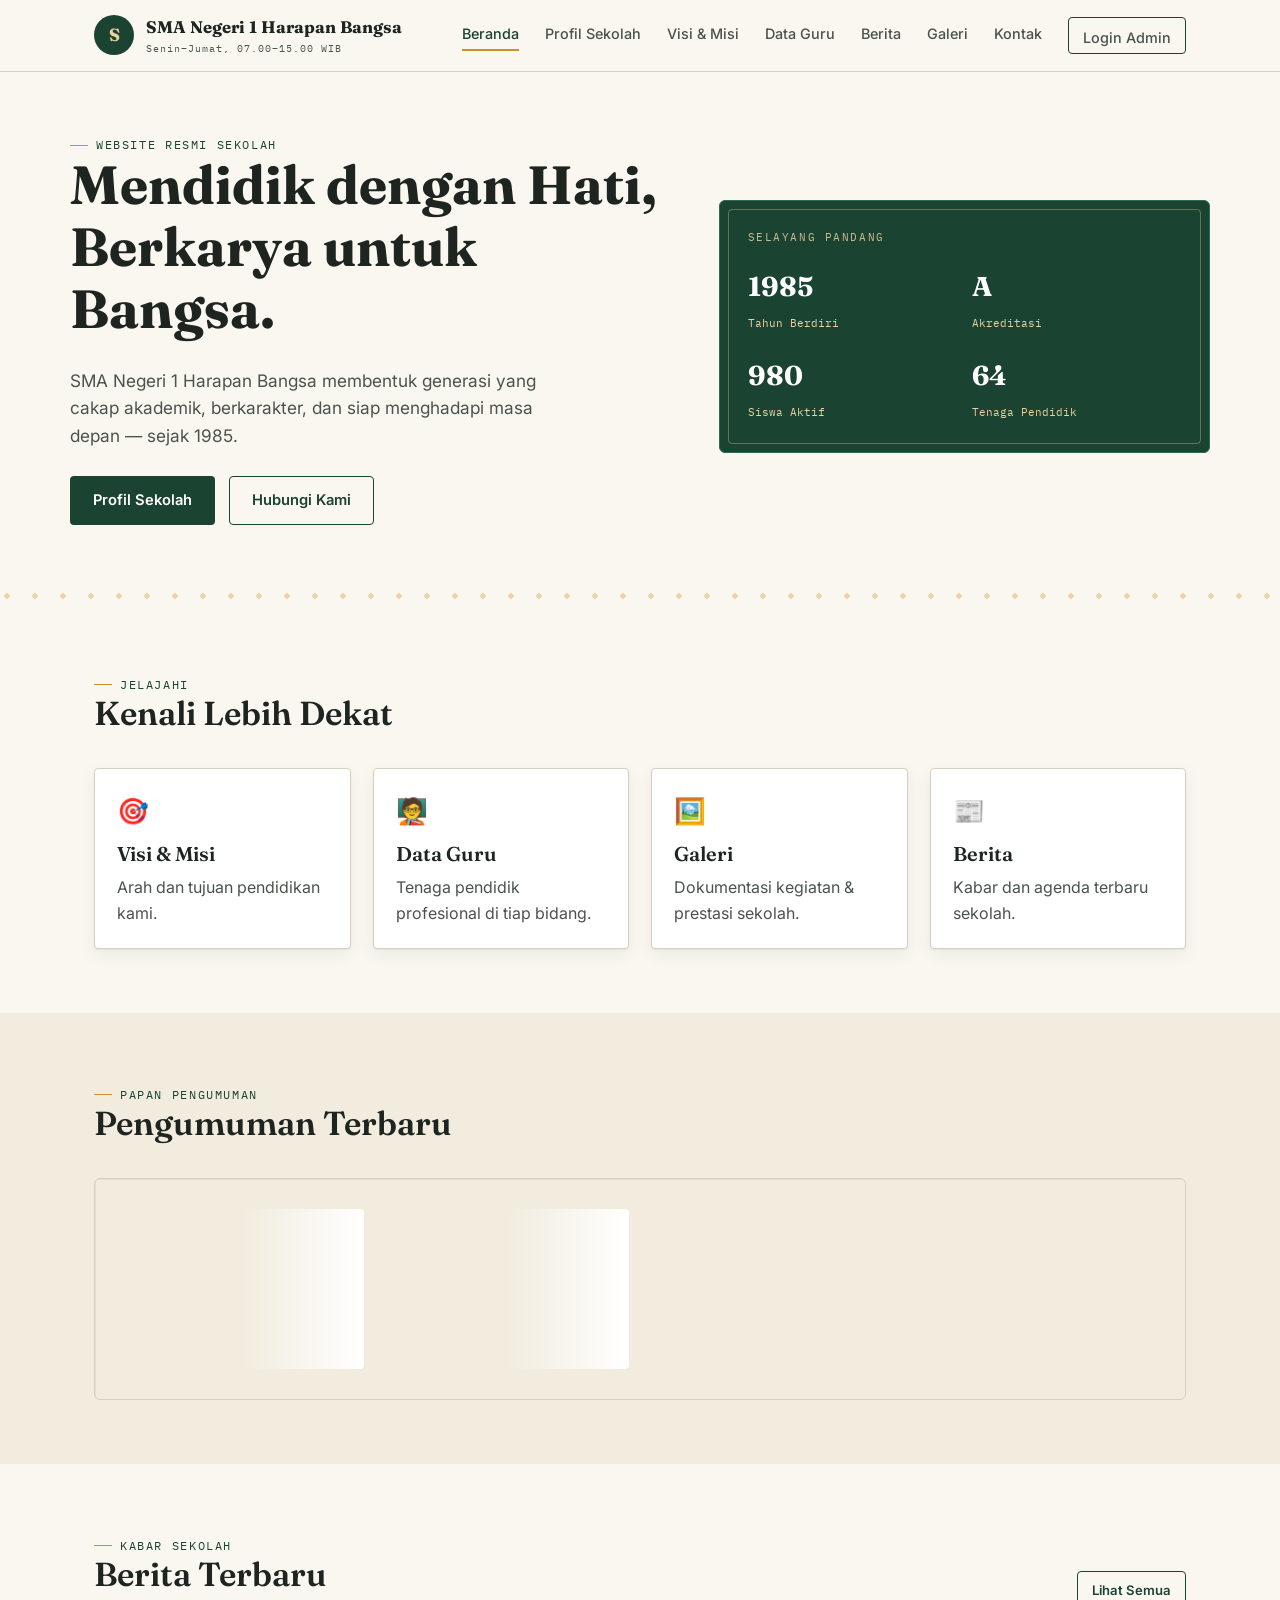
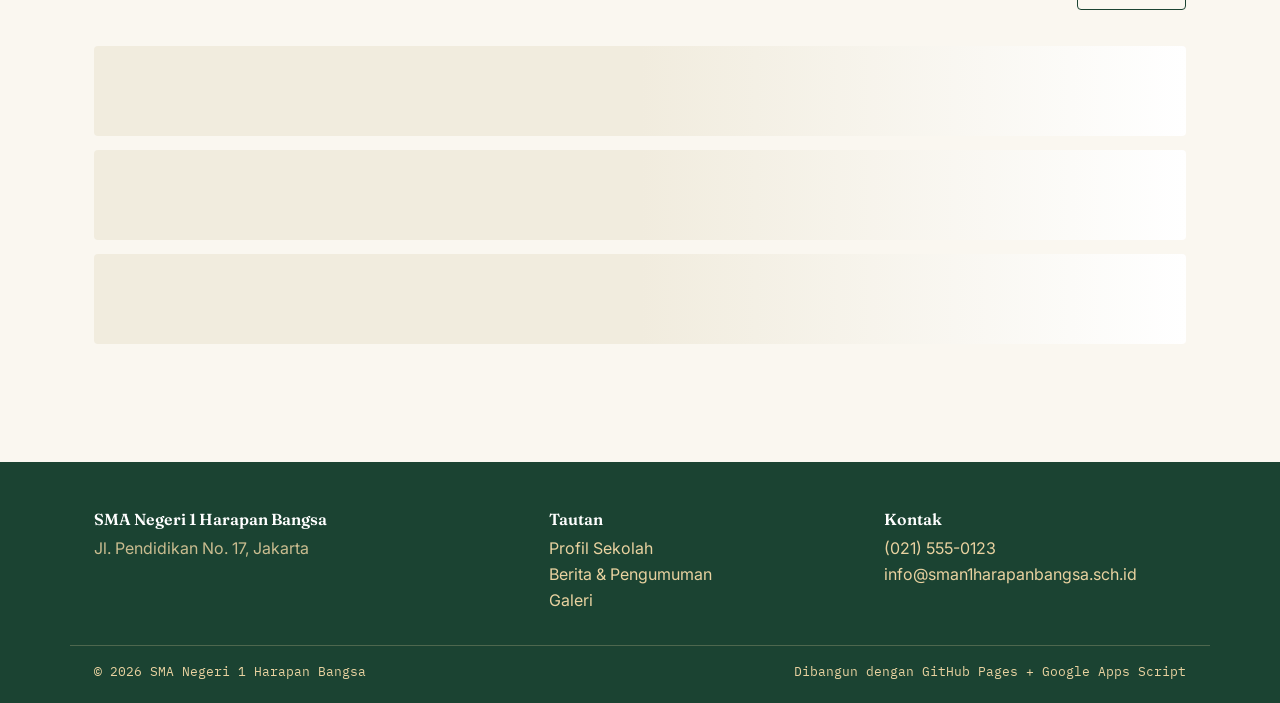
<file: index.html>
<!DOCTYPE html>
<html lang="id">
<head>
<meta charset="UTF-8">
<meta name="viewport" content="width=device-width, initial-scale=1.0">
<title>Beranda — SMA Negeri 1 Harapan Bangsa</title>
<meta name="description" content="Website resmi SMA Negeri 1 Harapan Bangsa: profil, visi misi, data guru, berita, pengumuman, dan galeri sekolah.">
<link rel="stylesheet" href="css/style.css">
</head>
<body>

<div id="site-header"></div>

<section class="hero container">
  <div>
    <span class="eyebrow">Website Resmi Sekolah</span>
    <h1>Mendidik dengan Hati, Berkarya untuk Bangsa.</h1>
    <p class="hero__tagline">SMA Negeri 1 Harapan Bangsa membentuk generasi yang cakap akademik, berkarakter, dan siap menghadapi masa depan — sejak 1985.</p>
    <div class="hero__cta">
      <a href="profil.html" class="btn btn--primary">Profil Sekolah</a>
      <a href="kontak.html" class="btn btn--ghost">Hubungi Kami</a>
    </div>
  </div>
  <div class="plaque">
    <div class="plaque__title">Selayang Pandang</div>
    <div class="plaque__grid">
      <div class="plaque__stat"><b>1985</b><span>Tahun Berdiri</span></div>
      <div class="plaque__stat"><b>A</b><span>Akreditasi</span></div>
      <div class="plaque__stat"><b>980</b><span>Siswa Aktif</span></div>
      <div class="plaque__stat"><b>64</b><span>Tenaga Pendidik</span></div>
    </div>
  </div>
</section>

<div class="batik-divider"></div>

<section class="section">
  <div class="container">
    <div class="section-head">
      <span class="eyebrow">Jelajahi</span>
      <h2>Kenali Lebih Dekat</h2>
    </div>
    <div class="grid grid--4">
      <a href="visi-misi.html" class="card card--link">
        <div class="card__icon">🎯</div>
        <h3>Visi & Misi</h3>
        <p style="margin:0;">Arah dan tujuan pendidikan kami.</p>
      </a>
      <a href="guru.html" class="card card--link">
        <div class="card__icon">🧑‍🏫</div>
        <h3>Data Guru</h3>
        <p style="margin:0;">Tenaga pendidik profesional di tiap bidang.</p>
      </a>
      <a href="galeri.html" class="card card--link">
        <div class="card__icon">🖼️</div>
        <h3>Galeri</h3>
        <p style="margin:0;">Dokumentasi kegiatan & prestasi sekolah.</p>
      </a>
      <a href="berita.html" class="card card--link">
        <div class="card__icon">📰</div>
        <h3>Berita</h3>
        <p style="margin:0;">Kabar dan agenda terbaru sekolah.</p>
      </a>
    </div>
  </div>
</section>

<section class="section section--alt">
  <div class="container">
    <div class="section-head">
      <span class="eyebrow">Papan Pengumuman</span>
      <h2>Pengumuman Terbaru</h2>
    </div>
    <div class="pinboard">
      <div class="grid grid--4" id="pengumumanList"></div>
    </div>
  </div>
</section>

<section class="section">
  <div class="container">
    <div class="section-head" style="display:flex; align-items:flex-end; justify-content:space-between; width:100%; max-width:none;">
      <div>
        <span class="eyebrow">Kabar Sekolah</span>
        <h2>Berita Terbaru</h2>
      </div>
      <a href="berita.html" class="btn btn--ghost btn--sm">Lihat Semua</a>
    </div>
    <div id="beritaList"></div>
  </div>
</section>

<div id="site-footer"></div>

<script src="js/config.js"></script>
<script src="js/api.js"></script>
<script src="js/layout.js"></script>
<script src="js/main.js"></script>
<script>
  Layout.renderHeader('beranda');
  Layout.renderFooter();
  renderPengumuman(document.getElementById('pengumumanList'), 4);
  renderBerita(document.getElementById('beritaList'), 3);
</script>
</body>
</html>
</file>
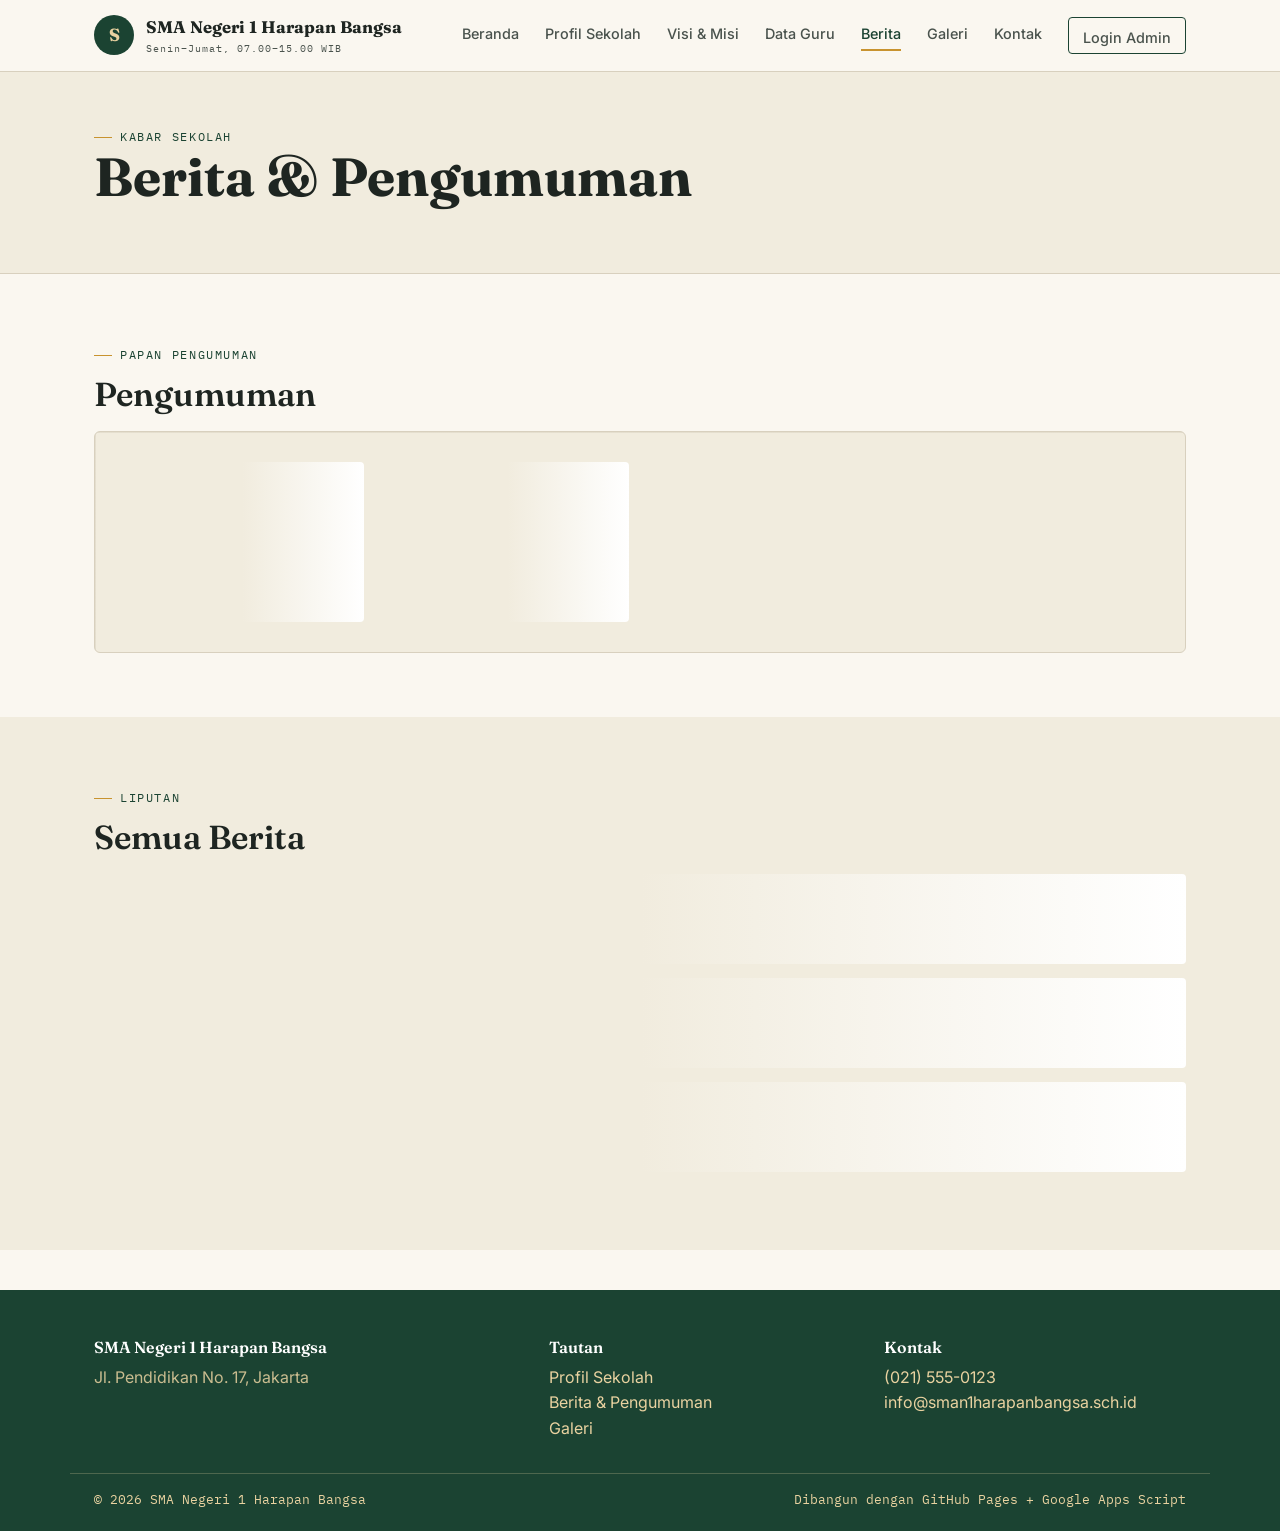
<file: berita.html>
<!DOCTYPE html>
<html lang="id">
<head>
<meta charset="UTF-8">
<meta name="viewport" content="width=device-width, initial-scale=1.0">
<title>Berita & Pengumuman — SMA Negeri 1 Harapan Bangsa</title>
<link rel="stylesheet" href="css/style.css">
</head>
<body>

<div id="site-header"></div>

<header class="page-header">
  <div class="container">
    <span class="eyebrow">Kabar Sekolah</span>
    <h1>Berita & Pengumuman</h1>
  </div>
</header>

<section class="section">
  <div class="container">
    <span class="eyebrow">Papan Pengumuman</span>
    <h2 style="margin-top:10px;">Pengumuman</h2>
    <div class="pinboard" style="margin-top:18px;">
      <div class="grid grid--4" id="pengumumanList"></div>
    </div>
  </div>
</section>

<section class="section section--alt">
  <div class="container">
    <span class="eyebrow">Liputan</span>
    <h2 style="margin-top:10px;">Semua Berita</h2>
    <div id="beritaList" style="margin-top:18px;"></div>
  </div>
</section>

<div id="site-footer"></div>

<script src="js/config.js"></script>
<script src="js/api.js"></script>
<script src="js/layout.js"></script>
<script src="js/main.js"></script>
<script>
  Layout.renderHeader('berita');
  Layout.renderFooter();
  renderPengumuman(document.getElementById('pengumumanList'), 8);
  renderBerita(document.getElementById('beritaList'), 50);
</script>
</body>
</html>
</file>
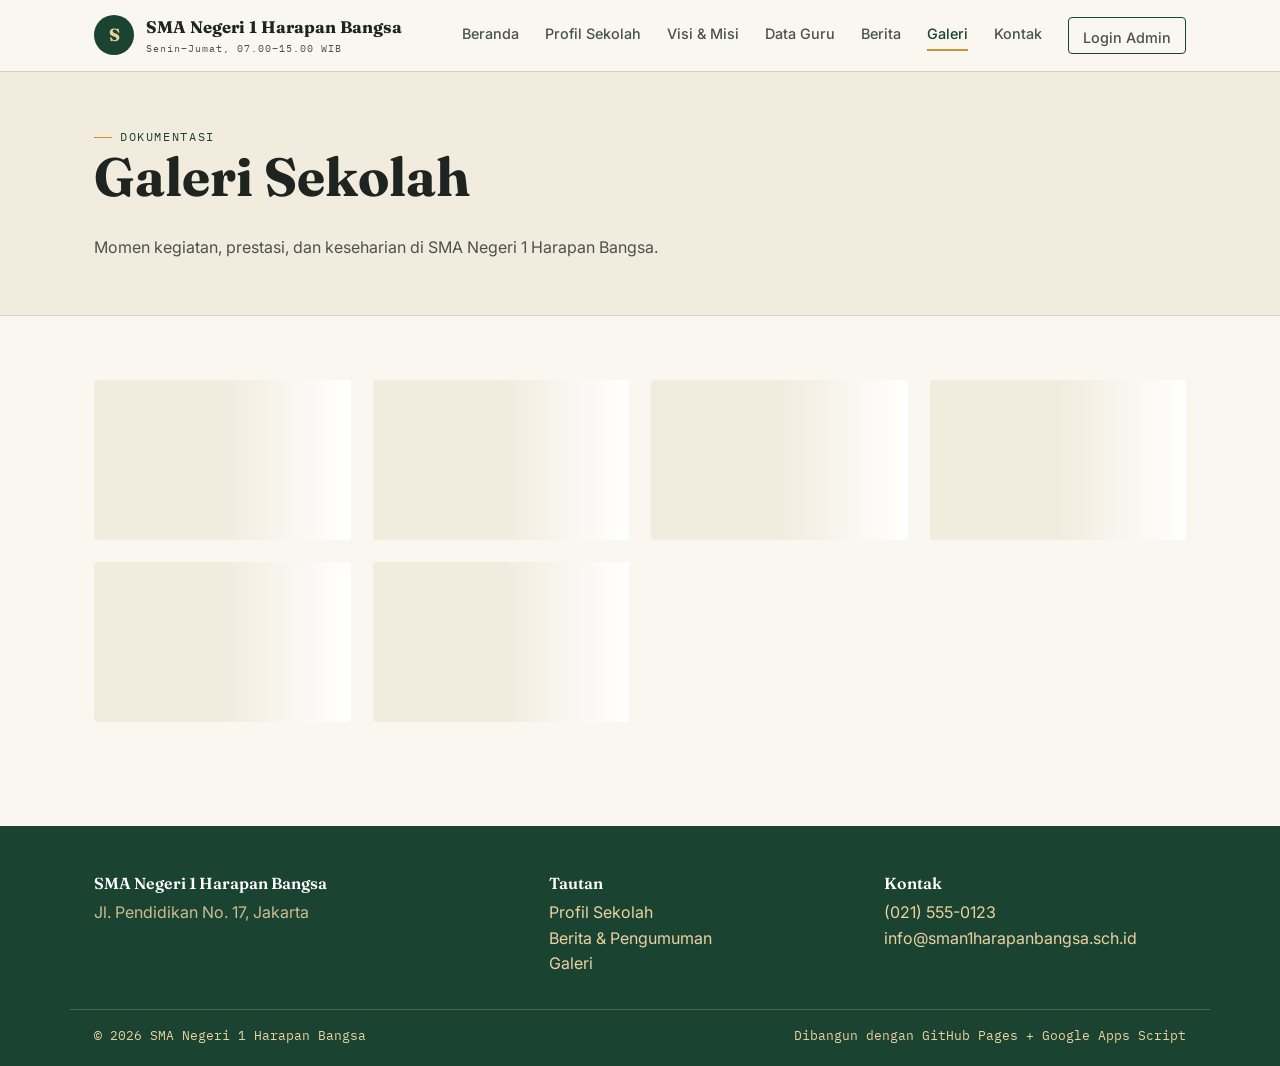
<file: galeri.html>
<!DOCTYPE html>
<html lang="id">
<head>
<meta charset="UTF-8">
<meta name="viewport" content="width=device-width, initial-scale=1.0">
<title>Galeri — SMA Negeri 1 Harapan Bangsa</title>
<link rel="stylesheet" href="css/style.css">
</head>
<body>

<div id="site-header"></div>

<header class="page-header">
  <div class="container">
    <span class="eyebrow">Dokumentasi</span>
    <h1>Galeri Sekolah</h1>
    <p style="max-width:640px;">Momen kegiatan, prestasi, dan keseharian di SMA Negeri 1 Harapan Bangsa.</p>
  </div>
</header>

<section class="section">
  <div class="container">
    <div class="grid grid--4" id="galeriList"></div>
  </div>
</section>

<div id="site-footer"></div>

<script src="js/config.js"></script>
<script src="js/api.js"></script>
<script src="js/layout.js"></script>
<script src="js/main.js"></script>
<script>
  Layout.renderHeader('galeri');
  Layout.renderFooter();
  renderGaleri(document.getElementById('galeriList'));
</script>
</body>
</html>
</file>
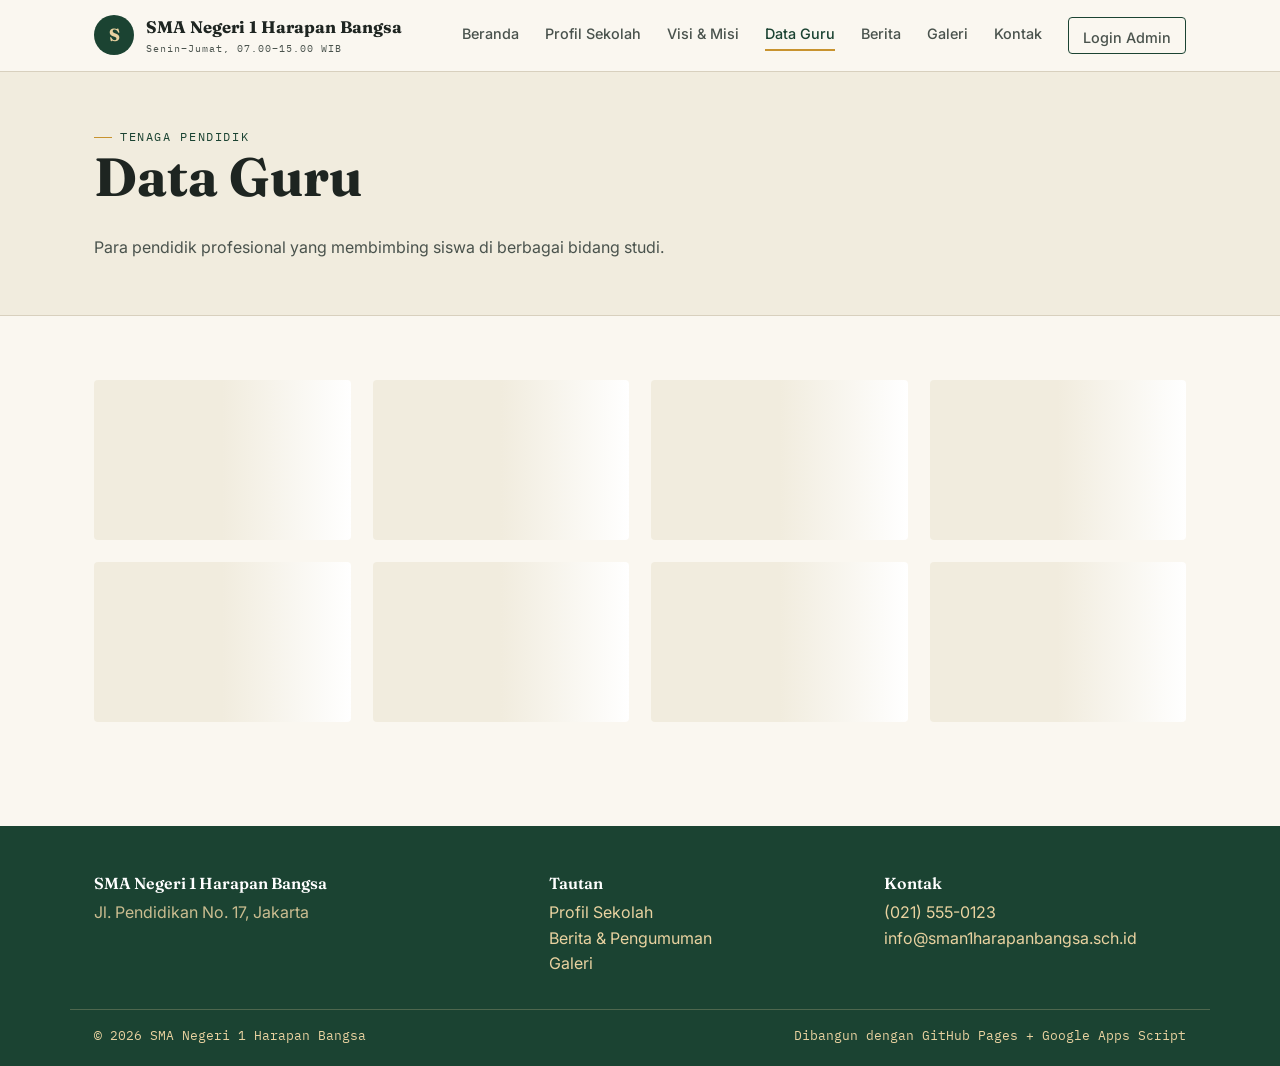
<file: guru.html>
<!DOCTYPE html>
<html lang="id">
<head>
<meta charset="UTF-8">
<meta name="viewport" content="width=device-width, initial-scale=1.0">
<title>Data Guru — SMA Negeri 1 Harapan Bangsa</title>
<link rel="stylesheet" href="css/style.css">
</head>
<body>

<div id="site-header"></div>

<header class="page-header">
  <div class="container">
    <span class="eyebrow">Tenaga Pendidik</span>
    <h1>Data Guru</h1>
    <p style="max-width:640px;">Para pendidik profesional yang membimbing siswa di berbagai bidang studi.</p>
  </div>
</header>

<section class="section">
  <div class="container">
    <div class="grid grid--4" id="guruList"></div>
  </div>
</section>

<div id="site-footer"></div>

<script src="js/config.js"></script>
<script src="js/api.js"></script>
<script src="js/layout.js"></script>
<script src="js/main.js"></script>
<script>
  Layout.renderHeader('guru');
  Layout.renderFooter();
  renderGuru(document.getElementById('guruList'));
</script>
</body>
</html>
</file>
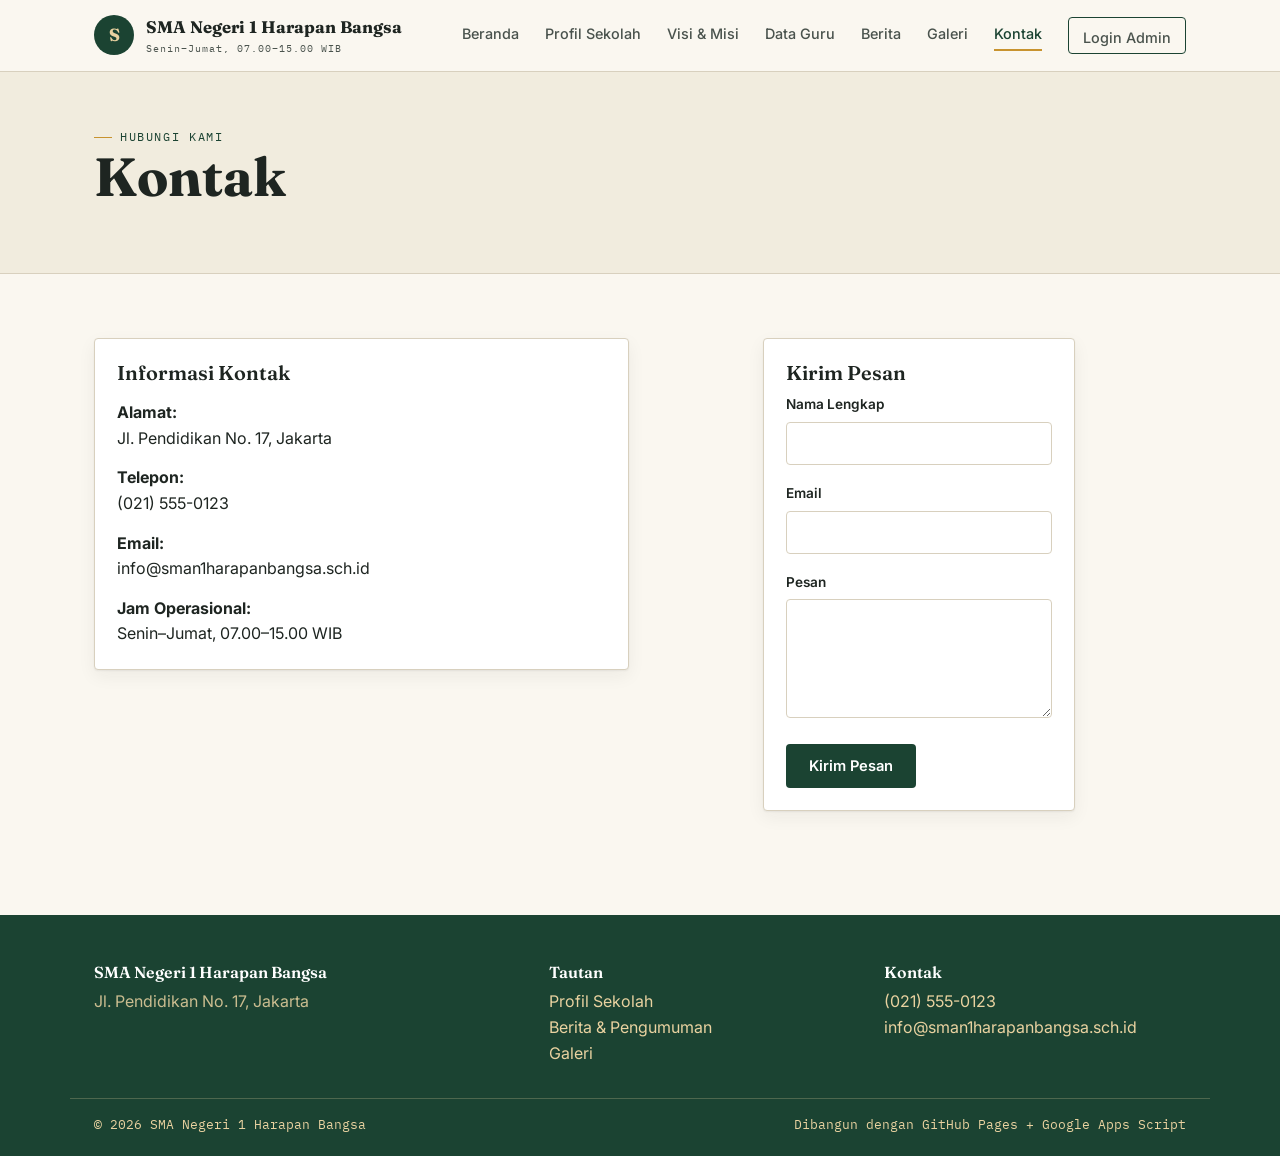
<file: kontak.html>
<!DOCTYPE html>
<html lang="id">
<head>
<meta charset="UTF-8">
<meta name="viewport" content="width=device-width, initial-scale=1.0">
<title>Kontak — SMA Negeri 1 Harapan Bangsa</title>
<link rel="stylesheet" href="css/style.css">
</head>
<body>

<div id="site-header"></div>

<header class="page-header">
  <div class="container">
    <span class="eyebrow">Hubungi Kami</span>
    <h1>Kontak</h1>
  </div>
</header>

<section class="section">
  <div class="container grid grid--2" style="align-items:start;">
    <div class="card">
      <h3>Informasi Kontak</h3>
      <ul style="display:grid; gap:14px; margin-top:16px;">
        <li><strong>Alamat:</strong><br>Jl. Pendidikan No. 17, Jakarta</li>
        <li><strong>Telepon:</strong><br>(021) 555-0123</li>
        <li><strong>Email:</strong><br>info@sman1harapanbangsa.sch.id</li>
        <li><strong>Jam Operasional:</strong><br>Senin–Jumat, 07.00–15.00 WIB</li>
      </ul>
    </div>
    <div class="card form-card" style="max-width:none;">
      <h3>Kirim Pesan</h3>
      <div id="kontakAlert" class="alert" style="display:none;"></div>
      <form id="kontakForm">
        <div class="form-field">
          <label for="nama">Nama Lengkap</label>
          <input type="text" id="nama" name="nama" required>
        </div>
        <div class="form-field">
          <label for="email">Email</label>
          <input type="email" id="email" name="email" required>
        </div>
        <div class="form-field">
          <label for="pesan">Pesan</label>
          <textarea id="pesan" name="pesan" rows="5" required></textarea>
        </div>
        <button type="submit" class="btn btn--primary">Kirim Pesan</button>
      </form>
    </div>
  </div>
</section>

<div id="site-footer"></div>

<script src="js/config.js"></script>
<script src="js/api.js"></script>
<script src="js/layout.js"></script>
<script src="js/main.js"></script>
<script>
  Layout.renderHeader('kontak');
  Layout.renderFooter();
  initKontakForm(document.getElementById('kontakForm'), document.getElementById('kontakAlert'));
</script>
</body>
</html>
</file>
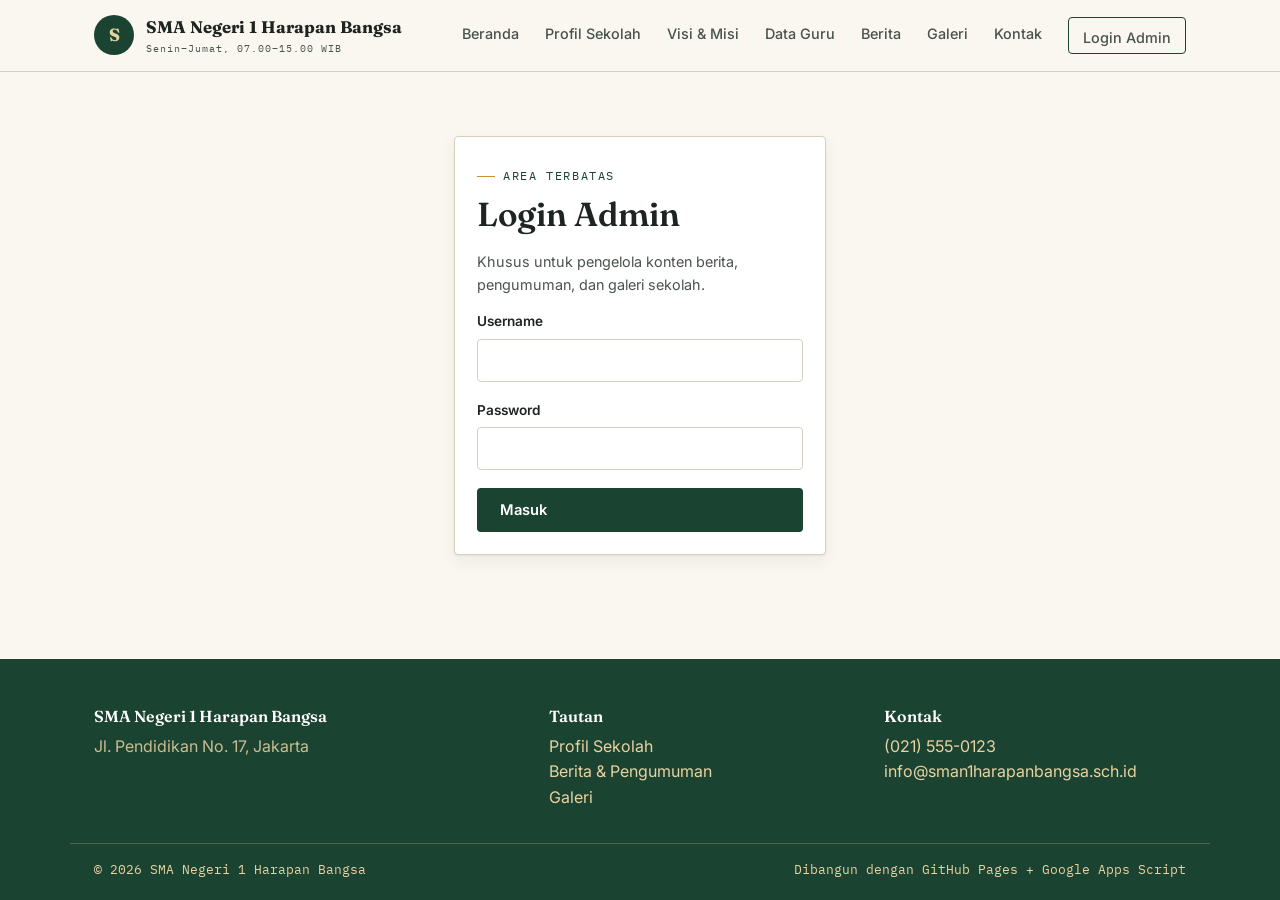
<file: login.html>
<!DOCTYPE html>
<html lang="id">
<head>
<meta charset="UTF-8">
<meta name="viewport" content="width=device-width, initial-scale=1.0">
<title>Login Admin — SMA Negeri 1 Harapan Bangsa</title>
<link rel="stylesheet" href="css/style.css">
</head>
<body>

<div id="site-header"></div>

<section class="section" style="min-height:60vh; display:flex; align-items:center;">
  <div class="container" style="max-width:420px;">
    <div class="card form-card" style="max-width:none;">
      <span class="eyebrow">Area Terbatas</span>
      <h2 style="margin-top:10px;">Login Admin</h2>
      <p style="font-size:0.9rem;">Khusus untuk pengelola konten berita, pengumuman, dan galeri sekolah.</p>
      <div id="loginAlert" class="alert alert--error" style="display:none;"></div>
      <form id="loginForm">
        <div class="form-field">
          <label for="username">Username</label>
          <input type="text" id="username" name="username" required autocomplete="username">
        </div>
        <div class="form-field">
          <label for="password">Password</label>
          <input type="password" id="password" name="password" required autocomplete="current-password">
        </div>
        <button type="submit" class="btn btn--primary" style="width:100%;">Masuk</button>
      </form>
    </div>
  </div>
</section>

<div id="site-footer"></div>

<script src="js/config.js"></script>
<script src="js/api.js"></script>
<script src="js/layout.js"></script>
<script src="js/auth.js"></script>
<script>
  Layout.renderHeader('');
  Layout.renderFooter();

  if (Auth.isLoggedIn()) window.location.href = 'admin/dashboard.html';

  const form = document.getElementById('loginForm');
  const alertEl = document.getElementById('loginAlert');

  form.addEventListener('submit', async (e) => {
    e.preventDefault();
    const btn = form.querySelector('button[type="submit"]');
    btn.disabled = true; btn.textContent = 'Memeriksa…';
    alertEl.style.display = 'none';
    try {
      const res = await Api.post('login', {
        username: form.username.value.trim(),
        password: form.password.value,
      });
      if (res.success) {
        Auth.setSession(res.token, res.username);
        window.location.href = 'admin/dashboard.html';
      } else {
        alertEl.textContent = res.message || 'Login gagal.';
        alertEl.style.display = 'block';
      }
    } catch (err) {
      alertEl.textContent = 'Tidak dapat terhubung ke server: ' + err.message;
      alertEl.style.display = 'block';
    } finally {
      btn.disabled = false; btn.textContent = 'Masuk';
    }
  });
</script>
</body>
</html>
</file>
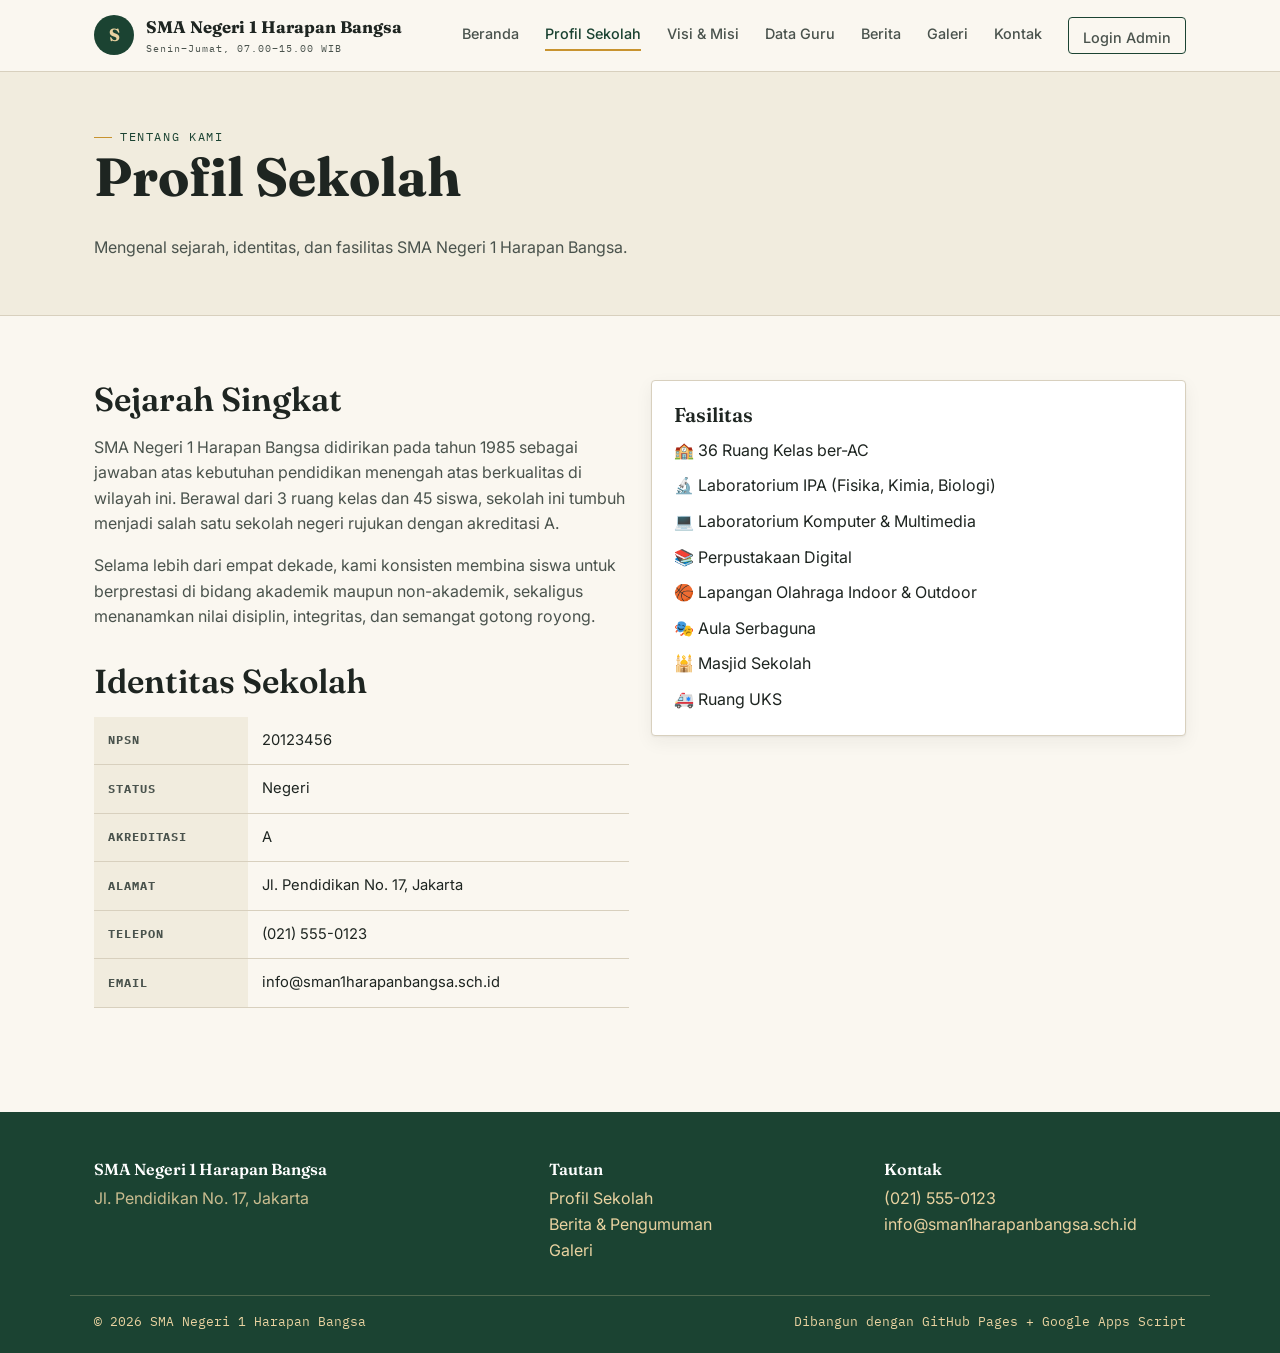
<file: profil.html>
<!DOCTYPE html>
<html lang="id">
<head>
<meta charset="UTF-8">
<meta name="viewport" content="width=device-width, initial-scale=1.0">
<title>Profil Sekolah — SMA Negeri 1 Harapan Bangsa</title>
<link rel="stylesheet" href="css/style.css">
</head>
<body>

<div id="site-header"></div>

<header class="page-header">
  <div class="container">
    <span class="eyebrow">Tentang Kami</span>
    <h1>Profil Sekolah</h1>
    <p style="max-width:640px;">Mengenal sejarah, identitas, dan fasilitas SMA Negeri 1 Harapan Bangsa.</p>
  </div>
</header>

<section class="section">
  <div class="container grid grid--2" style="align-items:start;">
    <div>
      <h2>Sejarah Singkat</h2>
      <p>SMA Negeri 1 Harapan Bangsa didirikan pada tahun 1985 sebagai jawaban atas kebutuhan pendidikan menengah atas berkualitas di wilayah ini. Berawal dari 3 ruang kelas dan 45 siswa, sekolah ini tumbuh menjadi salah satu sekolah negeri rujukan dengan akreditasi A.</p>
      <p>Selama lebih dari empat dekade, kami konsisten membina siswa untuk berprestasi di bidang akademik maupun non-akademik, sekaligus menanamkan nilai disiplin, integritas, dan semangat gotong royong.</p>
      <h2 style="margin-top:32px;">Identitas Sekolah</h2>
      <table class="data-table">
        <tbody>
          <tr><th>NPSN</th><td>20123456</td></tr>
          <tr><th>Status</th><td>Negeri</td></tr>
          <tr><th>Akreditasi</th><td>A</td></tr>
          <tr><th>Alamat</th><td>Jl. Pendidikan No. 17, Jakarta</td></tr>
          <tr><th>Telepon</th><td>(021) 555-0123</td></tr>
          <tr><th>Email</th><td>info@sman1harapanbangsa.sch.id</td></tr>
        </tbody>
      </table>
    </div>
    <div class="card">
      <h3>Fasilitas</h3>
      <ul style="display:grid; gap:10px; margin-top:12px;">
        <li>🏫 36 Ruang Kelas ber-AC</li>
        <li>🔬 Laboratorium IPA (Fisika, Kimia, Biologi)</li>
        <li>💻 Laboratorium Komputer & Multimedia</li>
        <li>📚 Perpustakaan Digital</li>
        <li>🏀 Lapangan Olahraga Indoor & Outdoor</li>
        <li>🎭 Aula Serbaguna</li>
        <li>🕌 Masjid Sekolah</li>
        <li>🚑 Ruang UKS</li>
      </ul>
    </div>
  </div>
</section>

<div id="site-footer"></div>

<script src="js/config.js"></script>
<script src="js/layout.js"></script>
<script>
  Layout.renderHeader('profil');
  Layout.renderFooter();
</script>
</body>
</html>
</file>
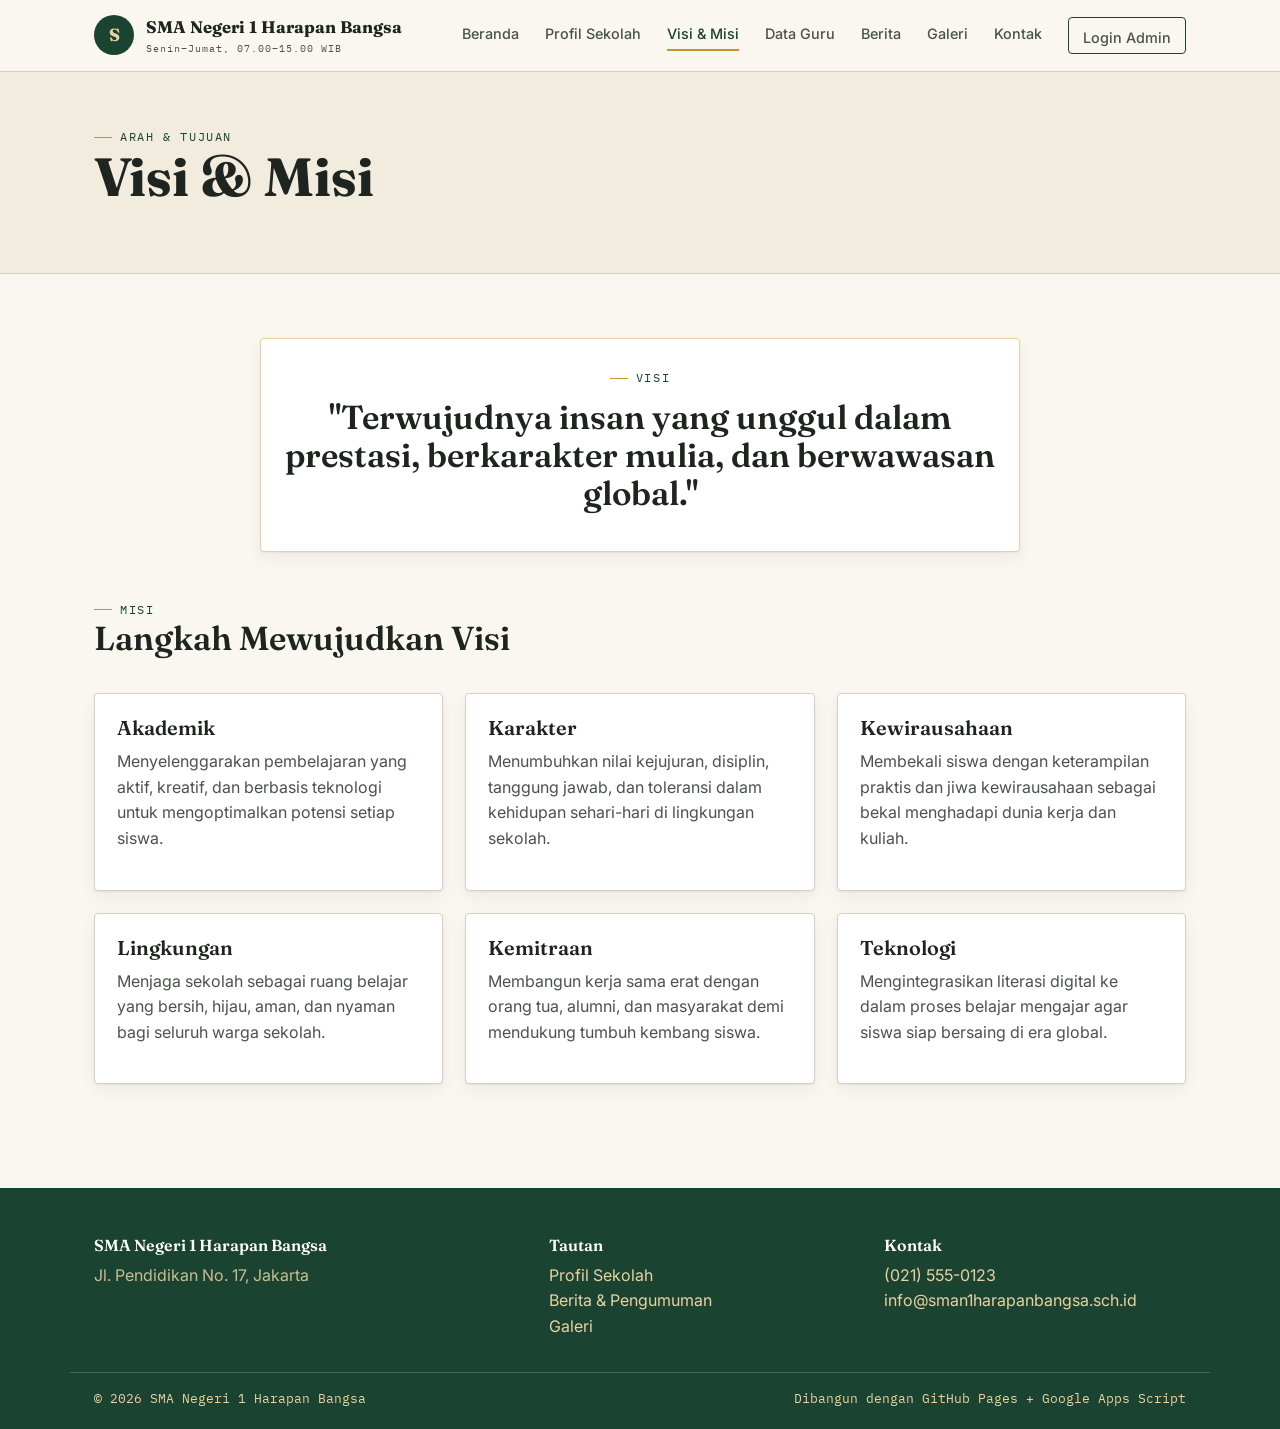
<file: visi-misi.html>
<!DOCTYPE html>
<html lang="id">
<head>
<meta charset="UTF-8">
<meta name="viewport" content="width=device-width, initial-scale=1.0">
<title>Visi & Misi — SMA Negeri 1 Harapan Bangsa</title>
<link rel="stylesheet" href="css/style.css">
</head>
<body>

<div id="site-header"></div>

<header class="page-header">
  <div class="container">
    <span class="eyebrow">Arah & Tujuan</span>
    <h1>Visi & Misi</h1>
  </div>
</header>

<section class="section">
  <div class="container">
    <div class="card" style="text-align:center; max-width:760px; margin:0 auto 40px; border-color:var(--color-accent-soft);">
      <span class="eyebrow" style="justify-content:center;">Visi</span>
      <h2 style="margin-top:10px;">"Terwujudnya insan yang unggul dalam prestasi, berkarakter mulia, dan berwawasan global."</h2>
    </div>

    <div class="section-head" style="max-width:none;">
      <span class="eyebrow">Misi</span>
      <h2>Langkah Mewujudkan Visi</h2>
    </div>
    <div class="grid grid--3">
      <div class="card">
        <h3>Akademik</h3>
        <p>Menyelenggarakan pembelajaran yang aktif, kreatif, dan berbasis teknologi untuk mengoptimalkan potensi setiap siswa.</p>
      </div>
      <div class="card">
        <h3>Karakter</h3>
        <p>Menumbuhkan nilai kejujuran, disiplin, tanggung jawab, dan toleransi dalam kehidupan sehari-hari di lingkungan sekolah.</p>
      </div>
      <div class="card">
        <h3>Kewirausahaan</h3>
        <p>Membekali siswa dengan keterampilan praktis dan jiwa kewirausahaan sebagai bekal menghadapi dunia kerja dan kuliah.</p>
      </div>
      <div class="card">
        <h3>Lingkungan</h3>
        <p>Menjaga sekolah sebagai ruang belajar yang bersih, hijau, aman, dan nyaman bagi seluruh warga sekolah.</p>
      </div>
      <div class="card">
        <h3>Kemitraan</h3>
        <p>Membangun kerja sama erat dengan orang tua, alumni, dan masyarakat demi mendukung tumbuh kembang siswa.</p>
      </div>
      <div class="card">
        <h3>Teknologi</h3>
        <p>Mengintegrasikan literasi digital ke dalam proses belajar mengajar agar siswa siap bersaing di era global.</p>
      </div>
    </div>
  </div>
</section>

<div id="site-footer"></div>

<script src="js/config.js"></script>
<script src="js/layout.js"></script>
<script>
  Layout.renderHeader('visi-misi');
  Layout.renderFooter();
</script>
</body>
</html>
</file>
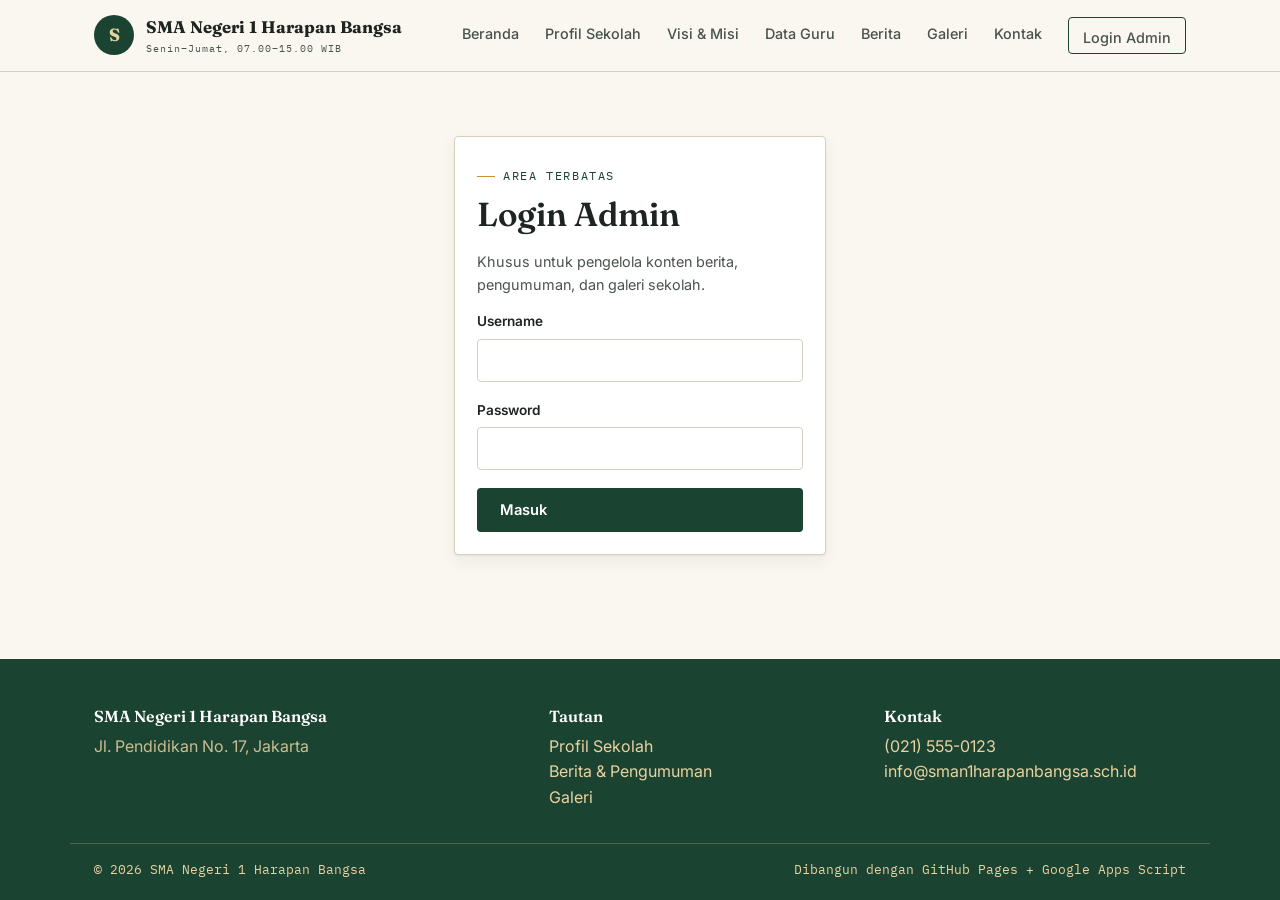
<file: admin/dashboard.html>
<!DOCTYPE html>
<html lang="id">
<head>
<meta charset="UTF-8">
<meta name="viewport" content="width=device-width, initial-scale=1.0">
<title>Dashboard Admin — SMA Negeri 1 Harapan Bangsa</title>
<link rel="stylesheet" href="../css/style.css">
<style>
  .admin-shell{ display:grid; grid-template-columns: 220px 1fr; min-height: 100vh; }
  .admin-side{ background: var(--color-primary); color:#fff; padding: 24px 18px; }
  .admin-side h2{ color:#fff; font-size:1rem; }
  .admin-side .tab-btn{
    display:block; width:100%; text-align:left; background:none; border:none; color: var(--color-accent-soft);
    padding:10px 12px; border-radius:4px; cursor:pointer; font-family:var(--font-body); font-size:0.92rem; margin-bottom:4px;
  }
  .admin-side .tab-btn.is-active, .admin-side .tab-btn:hover{ background: rgba(255,255,255,0.12); color:#fff; }
  .admin-main{ padding: 28px 32px; background: var(--color-bg); }
  .admin-panel{ display:none; }
  .admin-panel.is-active{ display:block; }
  .admin-toolbar{ display:flex; justify-content:space-between; align-items:center; margin-bottom:18px; flex-wrap:wrap; gap:10px;}
  .row-actions{ display:flex; gap:8px; }
  .badge{ font-family:var(--font-mono); font-size:0.7rem; padding:2px 8px; border-radius:10px; background:var(--color-bg-alt); }
  .badge--terbit{ background:#E8F1EA; color:var(--color-primary); }
  .badge--draft{ background:#FBEAEA; color:var(--color-brick); }
  @media (max-width:800px){ .admin-shell{ grid-template-columns: 1fr; } .admin-side{ display:flex; overflow-x:auto; gap:6px; } }
</style>
</head>
<body>

<div class="admin-shell">
  <aside class="admin-side">
    <h2>Dashboard Admin</h2>
    <p style="color:var(--color-accent-soft); font-size:0.8rem; margin-bottom:18px;" id="adminWhoami"></p>
    <button class="tab-btn is-active" data-tab="berita">📰 Berita</button>
    <button class="tab-btn" data-tab="pengumuman">📌 Pengumuman</button>
    <button class="tab-btn" data-tab="galeri">🖼️ Galeri</button>
    <button class="tab-btn" data-tab="guru">🧑‍🏫 Data Guru</button>
    <button class="tab-btn" data-tab="pesan">✉️ Pesan Masuk</button>
    <hr style="border-color:rgba(255,255,255,0.15); margin:18px 0;">
    <a href="../index.html" class="tab-btn" style="text-decoration:none;">🌐 Lihat Website</a>
    <button class="tab-btn" id="logoutBtn">🚪 Keluar</button>
  </aside>

  <main class="admin-main">

    <!-- ===== BERITA ===== -->
    <section class="admin-panel is-active" id="panel-berita">
      <div class="admin-toolbar">
        <h2 class="mb-0">Kelola Berita</h2>
        <button class="btn btn--primary btn--sm" onclick="UI.toggleForm('berita')">+ Tambah Berita</button>
      </div>
      <div class="card" id="form-berita" style="display:none; margin-bottom:20px;">
        <form id="formBerita">
          <input type="hidden" name="id">
          <div class="form-field"><label>Judul</label><input type="text" name="judul" required></div>
          <div class="form-field"><label>Isi</label><textarea name="isi" rows="5" required></textarea></div>
          <div class="form-field"><label>URL Gambar</label><input type="url" name="gambar_url" placeholder="https://...">
            <div class="form-hint">Unggah gambar ke Google Drive, atur akses "Anyone with link", lalu tempel link gambar di sini.</div>
          </div>
          <div class="form-field"><label>Penulis</label><input type="text" name="penulis" value="Admin"></div>
          <div class="form-field"><label>Status</label>
            <select name="status"><option value="terbit">Terbit</option><option value="draft">Draft</option></select>
          </div>
          <div class="row-actions">
            <button type="submit" class="btn btn--primary btn--sm">Simpan</button>
            <button type="button" class="btn btn--ghost btn--sm" onclick="UI.toggleForm('berita')">Batal</button>
          </div>
        </form>
      </div>
      <div id="alert-berita" class="alert" style="display:none;"></div>
      <div style="overflow-x:auto;"><table class="data-table" id="table-berita"><thead>
        <tr><th>Judul</th><th>Penulis</th><th>Tanggal</th><th>Status</th><th>Aksi</th></tr>
      </thead><tbody></tbody></table></div>
    </section>

    <!-- ===== PENGUMUMAN ===== -->
    <section class="admin-panel" id="panel-pengumuman">
      <div class="admin-toolbar">
        <h2 class="mb-0">Kelola Pengumuman</h2>
        <button class="btn btn--primary btn--sm" onclick="UI.toggleForm('pengumuman')">+ Tambah Pengumuman</button>
      </div>
      <div class="card" id="form-pengumuman" style="display:none; margin-bottom:20px;">
        <form id="formPengumuman">
          <input type="hidden" name="id">
          <div class="form-field"><label>Judul</label><input type="text" name="judul" required></div>
          <div class="form-field"><label>Isi</label><textarea name="isi" rows="4" required></textarea></div>
          <div class="form-field"><label>Berlaku sampai (opsional)</label><input type="date" name="tanggal_kadaluarsa"></div>
          <div class="form-field"><label>Status</label>
            <select name="status"><option value="terbit">Terbit</option><option value="draft">Draft</option></select>
          </div>
          <div class="row-actions">
            <button type="submit" class="btn btn--primary btn--sm">Simpan</button>
            <button type="button" class="btn btn--ghost btn--sm" onclick="UI.toggleForm('pengumuman')">Batal</button>
          </div>
        </form>
      </div>
      <div id="alert-pengumuman" class="alert" style="display:none;"></div>
      <div style="overflow-x:auto;"><table class="data-table" id="table-pengumuman"><thead>
        <tr><th>Judul</th><th>Tanggal</th><th>Status</th><th>Aksi</th></tr>
      </thead><tbody></tbody></table></div>
    </section>

    <!-- ===== GALERI ===== -->
    <section class="admin-panel" id="panel-galeri">
      <div class="admin-toolbar">
        <h2 class="mb-0">Kelola Galeri</h2>
        <button class="btn btn--primary btn--sm" onclick="UI.toggleForm('galeri')">+ Tambah Foto</button>
      </div>
      <div class="card" id="form-galeri" style="display:none; margin-bottom:20px;">
        <form id="formGaleri">
          <div class="form-field"><label>Judul Foto</label><input type="text" name="judul" required></div>
          <div class="form-field"><label>URL Gambar</label><input type="url" name="gambar_url" required placeholder="https://...">
            <div class="form-hint">Unggah ke Google Drive, atur akses "Anyone with link", tempel link di sini.</div>
          </div>
          <div class="form-field"><label>Kategori</label><input type="text" name="kategori" placeholder="Kegiatan, Prestasi, Fasilitas, dll." value="Umum"></div>
          <div class="row-actions">
            <button type="submit" class="btn btn--primary btn--sm">Simpan</button>
            <button type="button" class="btn btn--ghost btn--sm" onclick="UI.toggleForm('galeri')">Batal</button>
          </div>
        </form>
      </div>
      <div id="alert-galeri" class="alert" style="display:none;"></div>
      <div class="grid grid--4" id="grid-galeri"></div>
    </section>

    <!-- ===== GURU ===== -->
    <section class="admin-panel" id="panel-guru">
      <div class="admin-toolbar">
        <h2 class="mb-0">Kelola Data Guru</h2>
        <button class="btn btn--primary btn--sm" onclick="UI.toggleForm('guru')">+ Tambah Guru</button>
      </div>
      <div class="card" id="form-guru" style="display:none; margin-bottom:20px;">
        <form id="formGuru">
          <input type="hidden" name="id">
          <div class="form-field"><label>Nama Lengkap</label><input type="text" name="nama" required></div>
          <div class="form-field"><label>NIP</label><input type="text" name="nip"></div>
          <div class="form-field"><label>Jabatan</label><input type="text" name="jabatan" placeholder="Guru Mata Pelajaran / Kepala Sekolah / dll." required></div>
          <div class="form-field"><label>Mata Pelajaran</label><input type="text" name="mapel"></div>
          <div class="form-field"><label>URL Foto</label><input type="url" name="foto_url" placeholder="https://..."></div>
          <div class="row-actions">
            <button type="submit" class="btn btn--primary btn--sm">Simpan</button>
            <button type="button" class="btn btn--ghost btn--sm" onclick="UI.toggleForm('guru')">Batal</button>
          </div>
        </form>
      </div>
      <div id="alert-guru" class="alert" style="display:none;"></div>
      <div style="overflow-x:auto;"><table class="data-table" id="table-guru"><thead>
        <tr><th>Nama</th><th>NIP</th><th>Jabatan</th><th>Mapel</th><th>Aksi</th></tr>
      </thead><tbody></tbody></table></div>
    </section>

    <!-- ===== PESAN MASUK ===== -->
    <section class="admin-panel" id="panel-pesan">
      <div class="admin-toolbar"><h2 class="mb-0">Pesan Masuk dari Kontak</h2></div>
      <div id="alert-pesan" class="alert" style="display:none;"></div>
      <div style="overflow-x:auto;"><table class="data-table" id="table-pesan"><thead>
        <tr><th>Nama</th><th>Email</th><th>Pesan</th><th>Tanggal</th><th>Status</th><th>Aksi</th></tr>
      </thead><tbody></tbody></table></div>
    </section>

  </main>
</div>

<script src="../js/config.js"></script>
<script src="../js/api.js"></script>
<script src="../js/auth.js"></script>
<script src="../js/main.js"></script>
<script src="../js/admin.js"></script>
</body>
</html>
</file>
<file: css/style.css>
/* =========================================================
   SEKOLAH WEBSITE — Design tokens & base styles
   Tema: "Papan Sekolah" — plakat akademik + papan pengumuman
   ========================================================= */

@import url('https://fonts.googleapis.com/css2?family=Fraunces:opsz,wght@9..144,400;9..144,500;9..144,600;9..144,700&family=Inter:wght@400;500;600;700&family=IBM+Plex+Mono:wght@400;500&display=swap');

:root{
  /* Color */
  --color-bg: #FAF7F0;
  --color-bg-alt: #F1ECDE;
  --color-ink: #1E2521;
  --color-ink-soft: #4A534D;
  --color-primary: #1B4332;
  --color-primary-light: #2D6A4F;
  --color-accent: #C8932F;
  --color-accent-soft: #E9D2A0;
  --color-brick: #8B3A3A;
  --color-line: #D8D0BE;
  --color-card: #FFFFFF;

  /* Type */
  --font-display: 'Fraunces', serif;
  --font-body: 'Inter', system-ui, sans-serif;
  --font-mono: 'IBM Plex Mono', monospace;

  --radius: 4px;
  --shadow-card: 0 1px 2px rgba(30,37,33,0.06), 0 6px 18px rgba(30,37,33,0.06);
  --max-width: 1140px;
}

*{ box-sizing: border-box; }
html{ scroll-behavior: smooth; }
body{
  margin:0;
  font-family: var(--font-body);
  background: var(--color-bg);
  color: var(--color-ink);
  line-height: 1.6;
}
img{ max-width:100%; display:block; }
a{ color: var(--color-primary); text-decoration:none; }
ul{ margin:0; padding:0; }
li{ list-style:none; }

.container{
  width:100%;
  max-width: var(--max-width);
  margin: 0 auto;
  padding: 0 24px;
}

@media (prefers-reduced-motion: reduce){
  *{ animation-duration: 0.001ms !important; transition-duration: 0.001ms !important; }
}

/* ---------- Eyebrow / labels ---------- */
.eyebrow{
  font-family: var(--font-mono);
  font-size: 0.72rem;
  letter-spacing: 0.14em;
  text-transform: uppercase;
  color: var(--color-primary);
  display:inline-flex;
  align-items:center;
  gap:8px;
}
.eyebrow::before{
  content:"";
  width:18px; height:1px;
  background: var(--color-accent);
}

h1,h2,h3,h4{
  font-family: var(--font-display);
  color: var(--color-ink);
  margin: 0 0 0.5em 0;
  font-weight: 600;
  line-height: 1.15;
}
h1{ font-size: clamp(2.1rem, 4.2vw, 3.4rem); font-weight:700; }
h2{ font-size: clamp(1.6rem, 2.6vw, 2.2rem); }
h3{ font-size: 1.25rem; }
p{ margin:0 0 1em 0; color: var(--color-ink-soft); }

.section{ padding: 64px 0; }
.section--alt{ background: var(--color-bg-alt); }
.section-head{ max-width: 640px; margin-bottom: 36px; }

/* batik-kawung style divider — signature structural motif */
.batik-divider{
  height: 14px;
  width: 100%;
  background-image: radial-gradient(circle at 7px 7px, var(--color-accent-soft) 2.6px, transparent 2.8px);
  background-size: 28px 14px;
  opacity: 0.9;
}

/* ---------- Buttons ---------- */
.btn{
  display:inline-flex;
  align-items:center;
  gap:8px;
  font-family: var(--font-body);
  font-weight:600;
  font-size: 0.92rem;
  padding: 12px 22px;
  border-radius: var(--radius);
  border: 1px solid transparent;
  cursor:pointer;
  transition: transform .15s ease, background .15s ease, color .15s ease;
}
.btn:focus-visible{ outline: 2px solid var(--color-accent); outline-offset:2px; }
.btn--primary{ background: var(--color-primary); color:#fff; }
.btn--primary:hover{ background: var(--color-primary-light); transform: translateY(-1px); }
.btn--ghost{ background: transparent; border-color: var(--color-primary); color: var(--color-primary); }
.btn--ghost:hover{ background: var(--color-primary); color:#fff; }
.btn--accent{ background: var(--color-accent); color: var(--color-ink); }
.btn--accent:hover{ transform: translateY(-1px); }
.btn--sm{ padding: 8px 14px; font-size:0.82rem; }
.btn--danger{ background:#fff; color: var(--color-brick); border-color: var(--color-brick); }
.btn--danger:hover{ background: var(--color-brick); color:#fff; }
.btn:disabled{ opacity:0.5; cursor:not-allowed; }

/* ---------- Header / Nav ---------- */
.site-header{
  position: sticky; top:0; z-index: 50;
  background: rgba(250,247,240,0.92);
  backdrop-filter: blur(6px);
  border-bottom: 1px solid var(--color-line);
}
.nav{
  display:flex; align-items:center; justify-content:space-between;
  padding: 14px 24px;
  max-width: var(--max-width); margin:0 auto;
}
.nav__brand{ display:flex; align-items:center; gap:12px; }
.nav__crest{
  width:40px; height:40px; border-radius:50%;
  background: var(--color-primary);
  display:flex; align-items:center; justify-content:center;
  color: var(--color-accent-soft); font-family: var(--font-display); font-weight:700;
  font-size: 1.1rem;
}
.nav__name{ font-family: var(--font-display); font-weight:700; font-size:1.05rem; color: var(--color-ink); }
.nav__name small{ display:block; font-family: var(--font-mono); font-size:0.62rem; letter-spacing:0.1em; color: var(--color-ink-soft); font-weight:400;}
.nav__links{ display:flex; align-items:center; gap: 26px; }
.nav__links a{
  font-size:0.9rem; color: var(--color-ink-soft); font-weight:500;
  position:relative; padding-bottom:4px;
}
.nav__links a.is-active, .nav__links a:hover{ color: var(--color-primary); }
.nav__links a.is-active::after{
  content:""; position:absolute; left:0; right:0; bottom:-2px; height:2px; background: var(--color-accent);
}
.nav__toggle{ display:none; background:none; border:none; cursor:pointer; }
.nav__toggle span{ display:block; width:24px; height:2px; background: var(--color-ink); margin:5px 0; }

@media (max-width: 860px){
  .nav__links{
    position:absolute; top:100%; left:0; right:0;
    background: var(--color-bg);
    flex-direction:column; align-items:flex-start; gap:0;
    border-bottom: 1px solid var(--color-line);
    max-height:0; overflow:hidden; transition: max-height .25s ease;
  }
  .nav__links.is-open{ max-height: 420px; }
  .nav__links a{ padding: 14px 24px; width:100%; }
  .nav__toggle{ display:block; }
}

/* ---------- Hero ---------- */
.hero{
  padding: 56px 0 64px;
  display:grid;
  grid-template-columns: 1.1fr 0.9fr;
  gap: 48px;
  align-items:center;
}
@media (max-width: 900px){ .hero{ grid-template-columns: 1fr; } }
.hero__tagline{ font-size:1.08rem; max-width:480px; }
.hero__cta{ display:flex; gap:14px; flex-wrap:wrap; margin-top: 26px; }

.plaque{
  background: var(--color-primary);
  color: var(--color-accent-soft);
  border: 1px solid var(--color-primary-light);
  border-radius: 6px;
  padding: 28px;
  position:relative;
}
.plaque::before{
  content:"";
  position:absolute; inset:8px;
  border: 1px solid rgba(232,210,160,0.35);
  border-radius:4px;
  pointer-events:none;
}
.plaque__title{
  font-family: var(--font-mono);
  font-size:0.7rem; letter-spacing:0.14em; text-transform:uppercase;
  color: var(--color-accent-soft); opacity:0.85; margin-bottom:18px;
}
.plaque__grid{ display:grid; grid-template-columns: 1fr 1fr; gap: 20px 16px; }
.plaque__stat b{ display:block; font-family: var(--font-display); font-size:1.7rem; color:#fff; }
.plaque__stat span{ font-family: var(--font-mono); font-size:0.7rem; color: var(--color-accent-soft); }

/* ---------- Cards ---------- */
.grid{ display:grid; gap: 22px; }
.grid--3{ grid-template-columns: repeat(3, 1fr); }
.grid--4{ grid-template-columns: repeat(4, 1fr); }
.grid--2{ grid-template-columns: repeat(2, 1fr); }
@media (max-width: 900px){ .grid--3,.grid--4{ grid-template-columns: repeat(2,1fr); } }
@media (max-width: 600px){ .grid--3,.grid--4,.grid--2{ grid-template-columns: 1fr; } }

.card{
  background: var(--color-card);
  border: 1px solid var(--color-line);
  border-radius: var(--radius);
  padding: 22px;
  box-shadow: var(--shadow-card);
}
.card--link{ display:block; transition: transform .15s ease, box-shadow .15s ease; }
.card--link:hover{ transform: translateY(-3px); box-shadow: 0 10px 24px rgba(30,37,33,0.1); }
.card__icon{ font-size:1.6rem; margin-bottom:10px; }

/* ---------- Pinned note (signature: papan pengumuman) ---------- */
.pinboard{
  background: var(--color-bg-alt);
  border: 1px solid var(--color-line);
  border-radius: 6px;
  padding: 30px 26px;
  background-image:
    linear-gradient(90deg, rgba(216,208,190,0.5) 1px, transparent 1px),
    linear-gradient(rgba(216,208,190,0.5) 1px, transparent 1px);
  background-size: 100% 28px, 28px 100%;
}
.pin-note{
  position:relative;
  background:#fff;
  border:1px solid var(--color-line);
  padding: 18px 16px 16px;
  border-radius: 2px;
  box-shadow: var(--shadow-card);
  transform: rotate(var(--tilt, -0.6deg));
}
.pin-note::before{
  content:"";
  position:absolute; top:-7px; left: 22px;
  width:12px; height:12px; border-radius:50%;
  background: var(--color-brick);
  box-shadow: 0 1px 2px rgba(0,0,0,0.3);
}
.pin-note .eyebrow{ margin-bottom:8px; }
.pin-note h3{ font-size:1.05rem; margin-bottom:6px; }
.pin-note time{ font-family: var(--font-mono); font-size:0.72rem; color: var(--color-ink-soft); }

/* ---------- News list ---------- */
.news-item{
  display:grid; grid-template-columns: 140px 1fr; gap:18px;
  padding: 18px 0; border-bottom:1px solid var(--color-line);
}
.news-item img{ border-radius: var(--radius); aspect-ratio: 4/3; object-fit:cover; }
@media (max-width:600px){ .news-item{ grid-template-columns:1fr; } }

/* ---------- Table (guru / data) ---------- */
table.data-table{ width:100%; border-collapse: collapse; font-size:0.92rem; }
table.data-table th, table.data-table td{
  text-align:left; padding: 12px 14px; border-bottom:1px solid var(--color-line);
}
table.data-table th{
  font-family: var(--font-mono); font-size:0.72rem; letter-spacing:0.08em; text-transform:uppercase;
  color: var(--color-ink-soft); background: var(--color-bg-alt);
}
.teacher-card{ text-align:center; }
.teacher-card img{ width:88px; height:88px; border-radius:50%; object-fit:cover; margin:0 auto 12px; border:3px solid var(--color-accent-soft); }
.teacher-card .role{ font-family: var(--font-mono); font-size:0.72rem; color: var(--color-primary); text-transform:uppercase; letter-spacing:0.06em; }

/* ---------- Gallery ---------- */
.gallery-item{ position:relative; overflow:hidden; border-radius: var(--radius); cursor:pointer; aspect-ratio: 1/1; }
.gallery-item img{ width:100%; height:100%; object-fit:cover; transition: transform .25s ease; }
.gallery-item:hover img{ transform: scale(1.06); }
.gallery-item__cap{
  position:absolute; left:0; right:0; bottom:0; padding:10px 12px;
  background: linear-gradient(0deg, rgba(20,25,22,0.75), transparent);
  color:#fff; font-size:0.78rem; font-family: var(--font-mono);
}
.lightbox{
  position:fixed; inset:0; background:rgba(20,25,22,0.92); z-index:100;
  display:none; align-items:center; justify-content:center; padding:24px;
}
.lightbox.is-open{ display:flex; }
.lightbox img{ max-height:86vh; border-radius:4px; }
.lightbox__close{ position:absolute; top:22px; right:28px; color:#fff; font-size:1.8rem; cursor:pointer; background:none; border:none; }

/* ---------- Forms ---------- */
.form-field{ margin-bottom:18px; }
.form-field label{ display:block; font-size:0.85rem; font-weight:600; margin-bottom:6px; }
.form-field input, .form-field textarea, .form-field select{
  width:100%; padding:11px 12px; border:1px solid var(--color-line); border-radius: var(--radius);
  font-family: var(--font-body); font-size:0.95rem; background:#fff; color: var(--color-ink);
}
.form-field input:focus, .form-field textarea:focus, .form-field select:focus{
  outline:2px solid var(--color-accent); outline-offset:1px; border-color: var(--color-primary);
}
.form-hint{ font-size:0.78rem; color: var(--color-ink-soft); margin-top:4px; }
.form-card{ max-width:480px; margin: 0 auto; }

.alert{ padding:12px 14px; border-radius: var(--radius); font-size:0.88rem; margin-bottom:16px; }
.alert--error{ background:#FBEAEA; color: var(--color-brick); border:1px solid #e7c2c2; }
.alert--success{ background:#E8F1EA; color: var(--color-primary); border:1px solid #bfdcc8; }

/* ---------- Footer ---------- */
.site-footer{ background: var(--color-primary); color: var(--color-accent-soft); padding: 48px 0 20px; margin-top: 40px; }
.site-footer h4{ color:#fff; font-size:1rem; }
.site-footer a{ color: var(--color-accent-soft); }
.site-footer a:hover{ color:#fff; }
.footer-grid{ display:grid; grid-template-columns: 1.4fr 1fr 1fr; gap: 32px; }
@media (max-width:700px){ .footer-grid{ grid-template-columns:1fr; } }
.footer-bottom{
  border-top:1px solid rgba(232,210,160,0.25); margin-top:32px; padding-top:16px;
  font-size:0.8rem; font-family: var(--font-mono); display:flex; justify-content:space-between; flex-wrap:wrap; gap:8px;
}

/* ---------- Page header (sub pages) ---------- */
.page-header{ background: var(--color-bg-alt); padding: 48px 0 38px; border-bottom:1px solid var(--color-line); }

/* ---------- Utility ---------- */
.text-center{ text-align:center; }
.mt-0{ margin-top:0; } .mb-0{ margin-bottom:0; }
.empty-state{ text-align:center; padding: 40px 20px; color: var(--color-ink-soft); font-family: var(--font-mono); font-size:0.88rem; }
.skeleton{ background: linear-gradient(90deg, var(--color-bg-alt) 25%, #fff 50%, var(--color-bg-alt) 75%); background-size: 200% 100%; animation: shimmer 1.4s infinite; border-radius: var(--radius); height: 100%; }
@keyframes shimmer{ 0%{ background-position: 200% 0;} 100%{ background-position: -200% 0;} }
</file>
